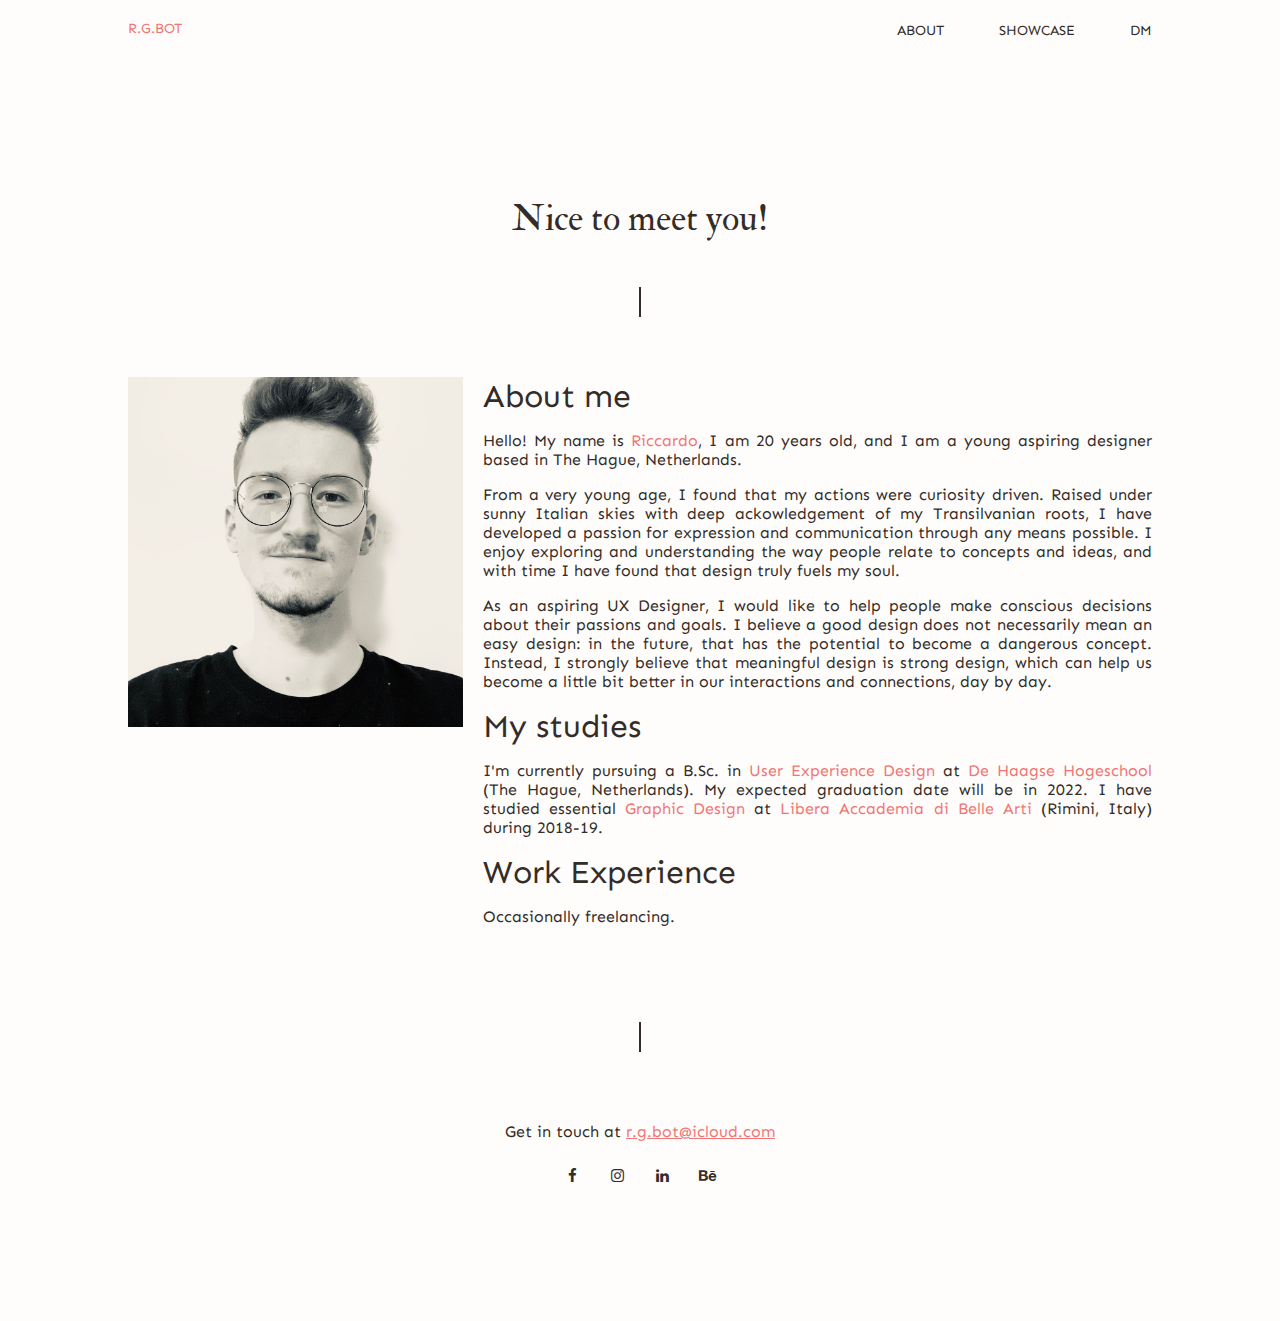
<file: about.html>
<!doctype html>
<html lang="en">
<head>
  <meta charset="utf-8">
  <title>About me | Riccardo Gabriel Bot</title>
  <link href="https://fonts.googleapis.com/css?family=Playfair+Display|Sen&display=swap" rel="stylesheet">
  <link href="https://fonts.googleapis.com/css?family=IM+Fell+Double+Pica&display=swap" rel="stylesheet">
  <link rel="stylesheet" href="style.css">
  <link href="https://stackpath.bootstrapcdn.com/font-awesome/4.7.0/css/font-awesome.min.css" rel="stylesheet">
</head>



<body>

  <header>

    <div class="navbarcontainer">
      <div class="rgbot">R.G.BOT</div>
  
      <nav>
        <ul>
          <li><a href="about.html">ABOUT</a></li>
          <li><a href="index.html">SHOWCASE</a></li>
          <li><a href="#dm">DM</a></li>
        </ul>
      </nav>

    </div>

  </header>

    <div class="introdiv"><p class="introtext">Nice to meet you!</p></div>

    <div class="linecontainer"><div class="line1"></div></div>


    <div class="aboutmewrapper">

      <div class="myphoto"></div>
      <div class="aboutme"><h1>About me</h1><p>Hello! My name is <strong>Riccardo</strong>, I am 20 years old, and I am a young aspiring designer based in The Hague, Netherlands.</p><p>From a very young age, I found that
    my actions were curiosity driven. Raised under sunny Italian skies with deep ackowledgement of my Transilvanian
roots, I have developed a passion for expression and communication through any means possible.
I enjoy exploring and understanding the way people relate to concepts and ideas, and with time
I have found that design truly fuels my soul.</p><p>
As an aspiring UX Designer, I would like to help people make conscious decisions about their passions and goals.
I believe a good design does not necessarily mean an easy design: in the future, that has the potential to become
a dangerous concept. Instead, I strongly believe that meaningful design is strong design, which can help us
become a little bit better in our interactions and connections, day by day.</p>
<h1>My studies</h1>
<p>I'm currently pursuing a B.Sc. in <strong>User Experience Design</strong> at <strong>De Haagse Hogeschool</strong> (The Hague, Netherlands).
    My expected graduation date will be in 2022.
I have studied essential <strong>Graphic Design</strong> at <strong>Libera Accademia di Belle Arti</strong> (Rimini, Italy) during 2018-19. 
<h1>Work Experience</h1>
<p>Occasionally freelancing.</p>
</p></div>

    </div>
   
          <div id="dm"></div>

          <div class="linecontainer2"><div class="line2"></div></div>

          <div class="contactbox"><div class="contactme">Get in touch at <a class="email" href = "mailto: r.g.bot@icloud.com">r.g.bot@icloud.com</a>
            </div></div>
    
          <div class="social-menu">
            
              <ul>
                    <li><a href="https://www.facebook.com/riccardo.gabriel.779"><i class="fa fa-facebook"></i></a></li>
                    <li><a href="https://www.instagram.com/rikifrikki/"><i class="fa fa-instagram"></i></a></li>
                    <li><a href="https://www.linkedin.com/in/riccardo-gabriel-bot-293b69198/"><i class="fa fa-linkedin"></i></a></li>
                    <li><a href="https://www.behance.net/riccardbot"><i class="fa fa-behance"></i></a></li>
              </ul>
            </div>

</div>
</body>
</html>
</file>
<file: style.css>
@import url('https://fonts.googleapis.com/css?family=Playfair+Display|Sen&display=swap');
@import url('https://fonts.googleapis.com/css?family=IM+Fell+Double+Pica&display=swap');


* {
  box-sizing: border-box;
}

body {
  margin:0;
  font-family: 'Sen', sans-serif;
  font-weight: 400;
  background-color: #fffdfb;
  color: #332C28;
}

header {
  background-color: #fffdfb;
  position: fixed;
  top: 0; 
  left: 0; 
  right: 0;
  z-index: 2;
}

header::after{
  content:'';
  display:table;
  clear:both;
}

.navbarcontainer{
  width: 80%;
  margin: 0 auto;
}

.rgbot {
  font-size:14px;
  float: left;
  padding-top: 20px;
  padding-bottom: 17px;
  color: #EF7674;
}

nav {
  float: right;
}

nav ul {
  margin: 0;
  padding: 0;
  list-style: none;
}

nav li {
  display: inline-block;
  margin-left: 50px;
  padding-top: 20px;
  padding-bottom: 17px;

  position: relative;
}

nav a {
  font-size:14px;
  color: #332C28;
  text-decoration: none;
}

nav a:hover {
  color: #EF7674;
}


nav a::before {
  content: '';
  display: block;
  height: 4px;
  background-color: #EF7674;

  position: absolute;
  top:0;
  width: 0%;

  transition: all ease-in-out 250ms;
}

nav a:hover::before {
  width: 100%;
}


.introdiv {
  width: 80%;
  margin: 160px auto 0px;
  text-align: center;
}

.introtext {
  font-family: 'IM Fell Double Pica', serif;
  font-size: 36px;
  display: inline-block
}

.item1 {
  flex:1;
  background-image: url("3.png");
  background-color: #cccccc; 
  height: 350px;
  background-position: center; 
  background-repeat: no-repeat;
  background-size: cover;
}

.item2 {
  flex:1;
  background-image: url("4.png");
  background-color: #cccccc; 
  height: 350px;
  background-position: center; 
  background-repeat: no-repeat;
  background-size: cover;
}

.item3 {
  flex:1;
  background-image: url("5.png");
  background-color: #cccccc; 
  height: 350px;
  background-position: center; 
  background-repeat: no-repeat;
  background-size: cover;
}
.item4 {
  flex: 2;
  background-image: url("1.png");
  background-color: #cccccc; 
  height: 350px;
  background-position: center; 
  background-repeat: no-repeat;
  background-size: cover;
}
.item5 {
  flex: 1;
  background-image: url("2.jpg");
  background-color: #cccccc; 
  height: 350px;
  background-position: center; 
  background-repeat: no-repeat;
  background-size: cover;
}
.item6 {
  flex:1;
  background-image: url("6.png");
  height: 350px;
  background-position: center; 
  background-repeat: no-repeat;
  background-size: cover;
}
.item7 {
  flex:2;
  background-image: url("7.png");
  background-color: #cccccc; 
  height: 350px;
  background-position: center; 
  background-repeat: no-repeat;
  background-size: cover;
}

.linecontainer{
  width:80%;
  margin:0 auto;
}

.line1{
  width: 0px;
  height: 30px;
  margin: 10px auto 60px;
  border: 1px solid #332C28;
  position: relative;
  }

.line2{
  width: 0px;
  height: 30px;
  margin: 80px auto 70px;
  border: 1px solid #332C28;
  position: relative;
  }



  .contactbox {
    width:80%;
    margin:0px auto 20px;
    text-align: center;
  }
  .contactme {    
    display: inline-block
  }
  .email {
    color: #EF7674;
  }
  
  .social-menu {
    display: flex;
    width: 80%;
    margin: 0 auto;
    justify-content: center;
  }

  .social-menu ul {
    margin: 0;
    padding: 0;
    list-style: none;
  }


.social-menu ul li {
    display: inline-block;
    margin: 0px 5px 130px;
    position:relative;

}
.social-menu ul li .fa {
    color: #332C28;
    font-size: 15px;
    line-height: 30px;
    transition: .3s;
}
.social-menu ul li .fa:hover {
    color: #fffdfb;
}
.social-menu ul li a {
    position: relative;
    display: block;
    width: 30px;
    height: 30px;
    border-radius: 50%;
    background-color: #fffdfb;
    text-align: center;
    transition: 0.5s;
    transform: translate(0,0px);
}
.social-menu ul li a:hover {
    transform: rotate(0deg) skew(0deg) translate(0, -5px);
}
.social-menu ul li:nth-child(1) a:hover {
    background-color: #EF7674;
}
.social-menu ul li:nth-child(2) a:hover {
    background-color: #EF7674;
}
.social-menu ul li:nth-child(3) a:hover {
    background-color: #EF7674;
}
.social-menu ul li:nth-child(4) a:hover {
  background-color: #EF7674;
}

@media(min-width: 768px) {
  .portfoliocontainer {
    display: flex;
    width: 80%;
    margin: 0 auto;
  }
}
@media(max-width: 768px) {
  .portfoliocontainer {
    width: 90%;
    margin: 0 auto;
  }
  .aboutmewrapper {
    display: flex;
    width: 90%;
    margin: 0 auto;
  }

}

.aboutmewrapper {
  display: flex;
  width: 80%;
  margin: 0 auto;
}

.myphoto {
  flex: 1;
  background-image: url("2.jpg");
  height: 350px;
  background-position: center; 
  background-repeat: no-repeat;
  background-size: cover;
}
.aboutme {
  flex: 2;
  padding: 0px 0px 0px 20px;
  font-size:16px;
  color: #332C28;
}

.aboutme p{
    text-align: justify;
    text-justify: inter-word;
}
.aboutme h1{
  font-weight: 400;
  margin: 0;
}

strong {
  font-weight: 400;
  color: #EF7674;
}
</file>
